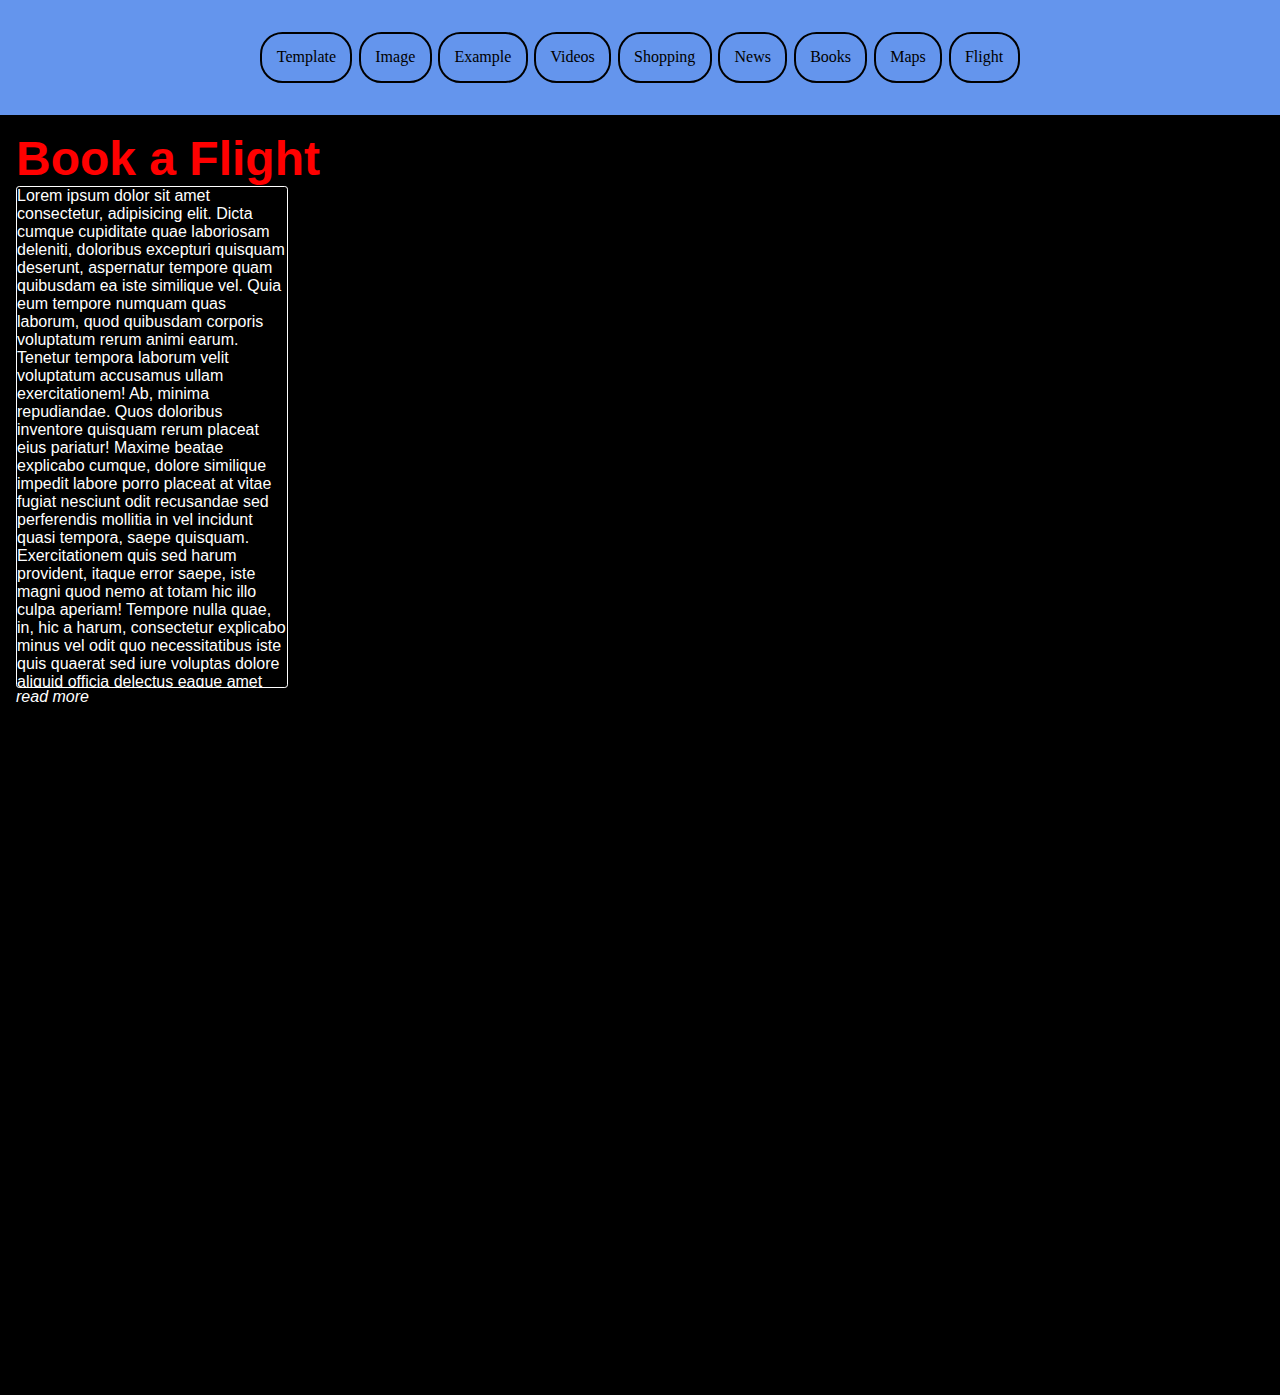
<file: display/index.html>
<!DOCTYPE html>
<html lang="en">
<head>
    <meta charset="UTF-8">
    <meta name="viewport" content="width=device-width, initial-scale=1.0">
    <title>Document</title>
    <link rel="stylesheet" href="./styles/thisstyle.css">
</head>
<body>
    <div class="topsection">
        <div class="temp">Template</div>
        <div class="img">Image</div>
        <div class="eg">Example</div>
        <div class="vid">Videos</div>
        <div class="shop">Shopping</div>
        <div class="news">News</div>
        <div class="book">Books</div>
        <div class="map">Maps</div>
        <div class="fly">Flight</div>
    </div>

    <div class="midsection">
        <div class="flightbook"><h3>Book a Flight</h3>
        <p class="flighttext">Lorem ipsum dolor sit amet consectetur, adipisicing elit. Dicta cumque cupiditate quae laboriosam deleniti, doloribus excepturi quisquam deserunt, aspernatur tempore quam quibusdam ea iste similique vel. Quia eum tempore numquam quas laborum, quod quibusdam corporis voluptatum rerum animi earum. Tenetur tempora laborum velit voluptatum accusamus ullam exercitationem! Ab, minima repudiandae. Quos doloribus inventore quisquam rerum placeat eius pariatur! Maxime beatae explicabo cumque, dolore similique impedit labore porro placeat at vitae fugiat nesciunt odit recusandae sed perferendis mollitia in vel incidunt quasi tempora, saepe quisquam. Exercitationem quis sed harum provident, itaque error saepe, iste magni quod nemo at totam hic illo culpa aperiam! Tempore nulla quae, in, hic a harum, consectetur explicabo minus vel odit quo necessitatibus iste quis quaerat sed iure voluptas dolore aliquid officia delectus eaque amet debitis? Culpa molestiae quam excepturi accusamus numquam nesciunt consequatur? Tenetur dolores laborum voluptatibus mollitia repudiandae, minus dolorem fuga necessitatibus, eligendi dolor repellat iste. Beatae earum libero repellat eum quod provident, quae officiis voluptatum doloribus optio iusto nisi ullam itaque vitae possimus maiores sint cumque mollitia voluptatibus illum aliquid qui? Reprehenderit, a ex quos consectetur debitis maiores. Esse quod amet nobis illum eius soluta accusantium, cumque odio quo laborum expedita voluptatem, vero fuga.
        </p>
        <i><span>read more</span></i>
        </div>
    </div>
</body>
</html>
</file>
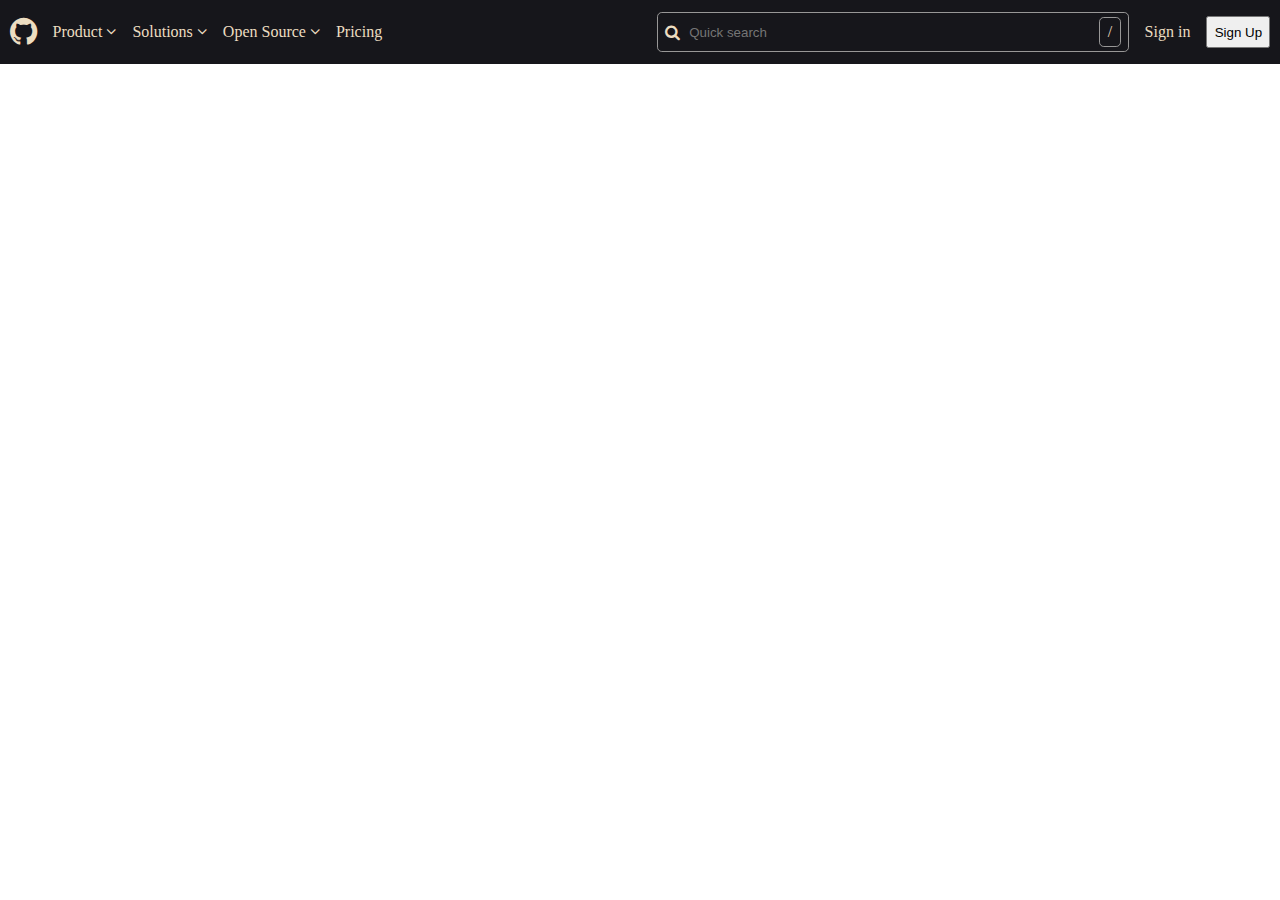
<file: flex assignment opooor/index.html>
<!DOCTYPE html>
<html lang="en">
<head>
    <meta charset="UTF-8">
    <meta name="viewport" content="width=device-width, initial-scale=1.0">
    <title>Document</title>
    <link rel="stylesheet" href="https://cdnjs.cloudflare.com/ajax/libs/font-awesome/4.7.0/css/font-awesome.min.css">
    <link rel="stylesheet" href="./styles/thisstyle.css">
</head>
<body>
    <nav>
        <div class="leftnavdiv">
            
                <i class='fa fa-github giticon'></i>
            
            <span>Product <i class="fa fa-angle-down"></i></span>
            
            <span>Solutions <i class="fa fa-angle-down"></i></span>
            
            <span>Open Source <i class="fa fa-angle-down"></i></span>
            
            <span>Pricing</span>
        </div>

        <div class="rightnavdiv">
            <div class="inputcontainer">
                <i class="fa fa-search search"></i>
                <input type="text" name="search" placeholder="Quick search">
            <span class="dash">/</span>
            </div>

            <p>Sign in</p>
            <button>Sign Up</button>
        </div>
    </nav>
</body>
</html>
</file>
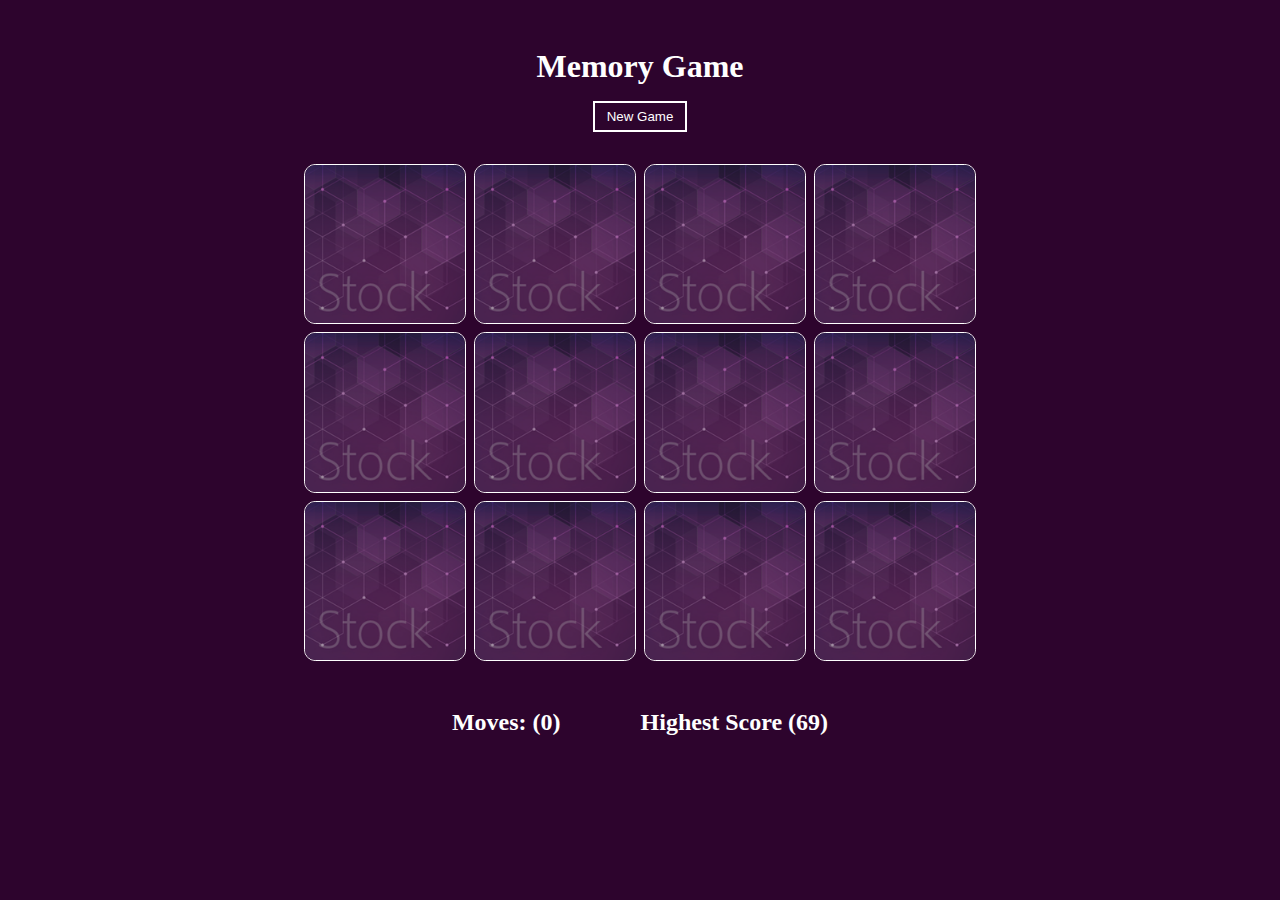
<file: memory game/index.html>
<!DOCTYPE html>
<html lang="en">
<head>
    <meta charset="UTF-8">
    <meta name="viewport" content="width=device-width, initial-scale=1.0">
    <title>Document</title>
    <link rel="stylesheet" href="styles.boxstyle.css">
</head>
<body>
     <div class="boxapp">
        <h1>Memory Game</h1>
        <button>New Game</button>
     </div>
     <div class="imgdiv">
        <img src="./images/cover.png" alt="gamecover">
        <img src="./images/cover.png" alt="gamecover">
        <img src="./images/cover.png" alt="gamecover">
        <img src="./images/cover.png" alt="gamecover">
        <img src="./images/cover.png" alt="gamecover">
        <img src="./images/cover.png" alt="gamecover">
        <img src="./images/cover.png" alt="gamecover">
        <img src="./images/cover.png" alt="gamecover">
        <img src="./images/cover.png" alt="gamecover">
        <img src="./images/cover.png" alt="gamecover">
        <img src="./images/cover.png" alt="gamecover">
        <img src="./images/cover.png" alt="gamecover">
     </div>

    <div class="scores">
        <h2>Moves: (0)</h2>
        <h2>Highest Score (69)</h2>
    </div>
</body>
</html>
</file>
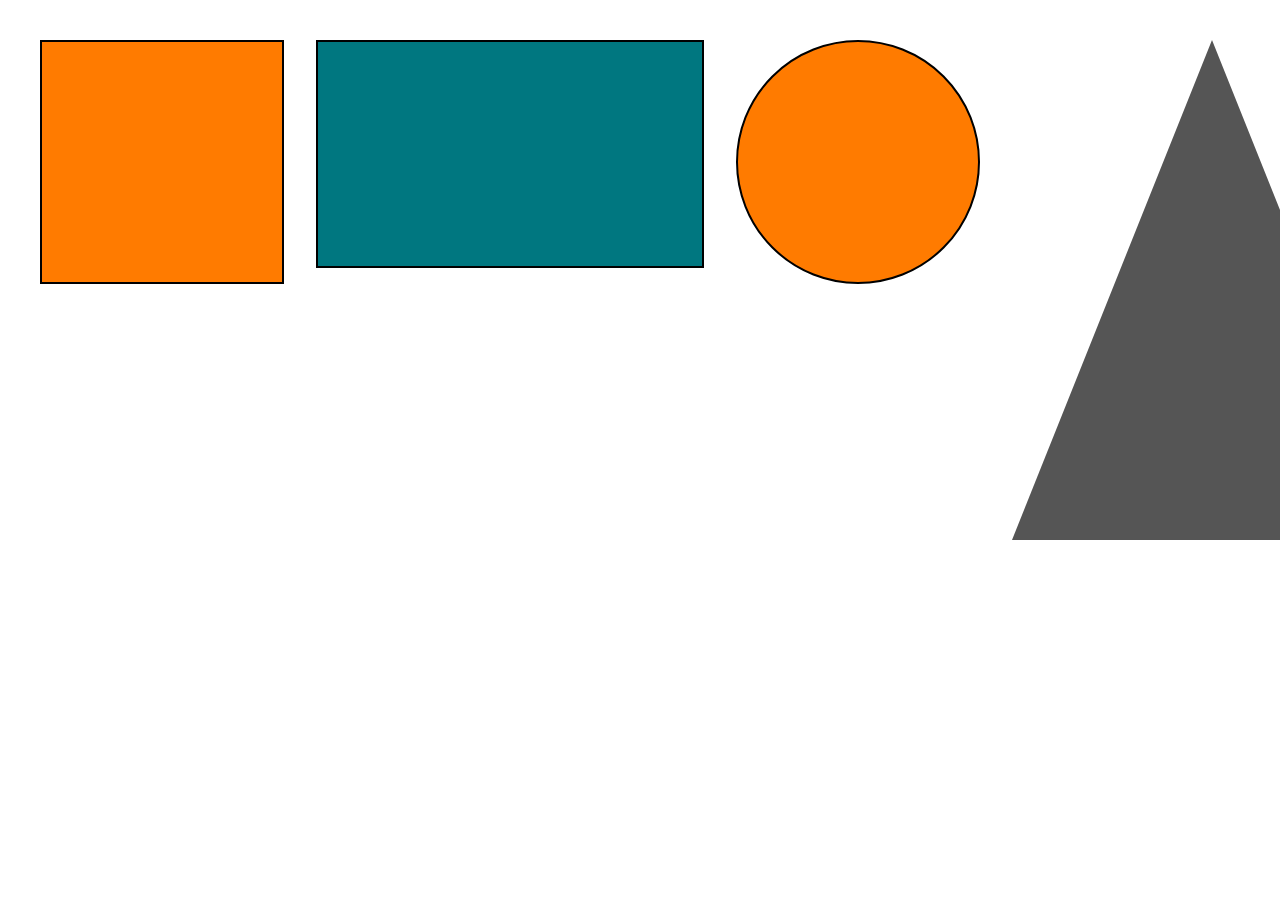
<file: shapes/index.html>
<!DOCTYPE html>
<html lang="en">
<head>
    <meta charset="UTF-8">
    <meta name="viewport" content="width=device-width, initial-scale=1.0">
    <title>Document</title>
    <link rel="stylesheet" href="https://cdnjs.cloudflare.com/ajax/libs/font-awesome/4.7.0/css/font-awesome.min.css">
    <link rel="stylesheet" href="style/index.css">
</head>
<body>
    <div class="rec-sq">
      <div class="square"></div>
      <div class="rectangle"></div>
      <div class="circle"></div>
      <div class="triangle tri"></div>
    </div>
  </body>
</html>
</file>
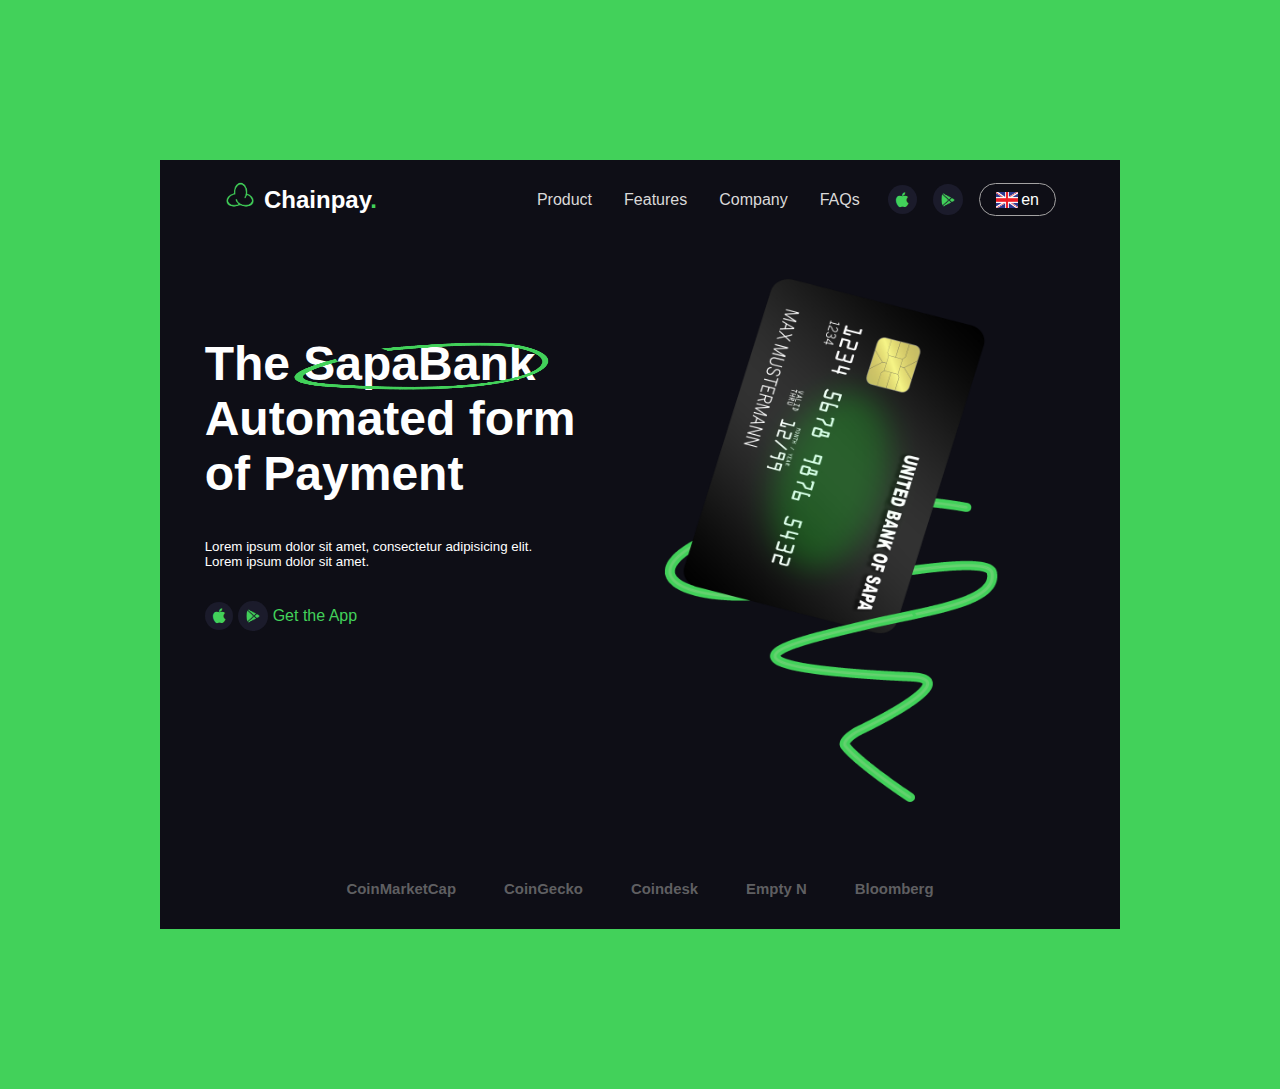
<file: United Bank of Sapa/index.html>
<!DOCTYPE html>
<html lang="en">
<head>
    <meta charset="UTF-8">
    <meta name="viewport" content="width=device-width, initial-scale=1.0">
    <title>Bank of Sapa</title>
    <link rel="stylesheet" href="https://cdnjs.cloudflare.com/ajax/libs/font-awesome/4.7.0/css/font-awesome.min.css">
    <link rel="stylesheet" href="./sapabank/sapastyle.css">
</head>
<body>
    <nav>
        <div class="leftnavarea">
          <img class=" pic logopic" src="./pictures/logo.png" alt="logo">
          <h2>Chainpay<span class="hulk">.</span></h2>

          <div class="textnav">
            <p>Product</p>
            <p>Features</p>
            <p>Company</p>
            <p>FAQs</p>
          </div>
        </div>

        <div class="rightnavarea">
            <i class=" hulkbrandlogos fa fa-brands fa-apple"></i>
            <img class="hulklogopng" src="./pictures/google store.png" alt="">
            
            <div class="imagediv">
                <img class="enpic" src="./pictures/uk.jpg" alt=""><span>en</span>
            
            </div>
        </div>
    </nav>

    <section class="midsection">
        <div class="leftsection">
            <h1>The SapaBank <p>Automated form</p><p>of Payment</p></h1>
            <img class="circlehulk" src="./pictures/circle.png" alt="" width="290" height="210">
            
        
            <div class="secptext">
                <p>Lorem ipsum dolor sit amet, consectetur adipisicing elit.</p>
                <p>Lorem ipsum dolor sit amet.</p>
            </div>

        <div class="applogosec">
            <i id="applestore" class=" hulkbrandlogos fa fa-brands fa-apple"></i>
            <img id="playstore" class="hulklogopng" src="./pictures/google store.png" alt="">
            <p>Get the App</p>
        </div>

        </div>

        <div class="rightsection">
            <img class="sapacard" src="./pictures/CARD.png" alt="" width="500" height="600">
        </div>
    </section>
    <footer class="bottomsec">
        <h5 class="textbottom">CoinMarketCap</h5>
        <h5 class="textbottom">CoinGecko</h5>
        <h5 class="textbottom">Coindesk</h5>
        <h5 class="textbottom">Empty N</h5>
        <h5 class="textbottom">Bloomberg</h5>
    </footer>
</body>
</html>
</file>
<file: display/styles/thisstyle.css>
* {
    padding: 0;
    margin: 0;
}

div.topsection {
    
    display: flex;
    background-color: cornflowerblue;
    padding: 2rem;
    justify-content: center;
}






.temp {
    border: 2px solid black;
    border-radius: 1.4rem;
    padding: .90rem;
    

}

.img {
    border: 2px solid black;
    border-radius: 1.4rem;
    padding: .90rem;
    margin-left: .40rem;
}

.eg {
    border: 2px solid black;
    border-radius: 1.4rem;
    padding: .90rem;
    margin-left: .40rem;
}

.vid{
    border: 2px solid black;
    border-radius: 1.4rem;
    padding: .90rem;
    margin-left: .40rem;
}

.shop {
    border: 2px solid black;
    border-radius: 1.4rem;
    padding: .90rem;
    margin-left: .40rem;
}

.news {
    border: 2px solid black;
    border-radius: 1.4rem;
    padding: .90rem;
    margin-left: .40rem;
}

.book {
    border: 2px solid black;
    border-radius: 1.4rem;
    padding: .90rem;
    margin-left: .40rem;
}

.map {
    border: 2px solid black;
    border-radius: 1.4rem;
    padding: .90rem;
    margin-left: .40rem;
}

.fly {
    border: 2px solid black;
    border-radius: 1.4rem;
    padding: .90rem;
    margin-left: .40rem;
}

div.midsection {
background-color: black;
color: white;
height: 80rem;
}

.flightbook {
   
    font-family: 'Franklin Gothic Medium', 'Arial Narrow', Arial, sans-serif;
    font-weight: lighter;
    margin-left: 1rem;
    position: relative;
    top: 1rem;

}

.flightbook h3 {
    font-size: 3rem;
    color: red;
}

p.flighttext {
    border: solid 1.5px;
    border-radius: .2rem;
    width: 270px;
    height: 500px;
    overflow-y: scroll;  
   

}
</file>
<file: flex assignment opooor/styles/thisstyle.css>
* {
    padding: 0;
    margin: 0;
}

nav {
    background-color: rgb(22, 22, 27);
    display: flex;
    justify-content: space-between;
    
    color: rgb(236, 221, 193);
    height: 4rem;

}

.leftnavdiv {
   
    display: flex;
    gap: 1rem;
    align-items: center;
    margin-left: .6rem;

}

.giticon {
    font-size: 2rem;
   
}

.rightnavdiv {
    display: flex;
    align-items: center;
    gap: 1rem;
 margin-right: .6rem;

    
}

input {
    background: none;
    border: none;
    width: 25rem;
    padding: .6rem;
    
    
}

.dash {
    border: 1px solid rgb(152, 151, 151);
    border-radius: .3rem;
   padding: .3rem .5rem;
   
   
}

button{
    width: 4rem;
    height: 2REM;
    
}

.inputcontainer {
    border: 1px solid rgb(152, 151, 151);
    border-radius: .3rem;
    padding: .1rem .4rem;
    display: flex;
    align-items: center;
    
    
}

.fa fa-search {
    margin-left: 2rem;
}
</file>
<file: memory game/styles.boxstyle.css>
* {
    margin: 0;
    padding: 0;
}

body {
    background-color: rgb(45, 4, 45);
}



h1 {
    color: white;
    font-weight: bolder;
}

button {
    color: white;
    border: 2px solid white;
    padding: 6px 12px;
    margin-top: 1rem;
    margin-bottom: 1rem;
    background: none;
   
} 

.boxapp {
    text-align: center;
    margin-top: 3rem;
}

.imgdiv {
    display: grid;
    grid-template-columns: auto auto auto auto;
    gap: .5rem;
    place-content: center;
    margin-top: 1rem;
}

img {
    border: 1px solid white;
    border-radius: .7rem;
    width: 10rem;
    
}

.scores {
     display: grid;
     grid-template-columns: auto auto;
     place-content: center;
     gap: 5rem;
     color: white;
     margin-top: 3rem;
     
}
</file>
<file: shapes/style/index.css>
.rec-sq {
    display: inline-flex;
    gap: 2em;
    margin: 2em;
   }
   .square {
    border: 2px solid black;
    width: 15rem;
    height: 15rem;
    background: rgb(255, 123, 0);
   }
   .rectangle {
    width: 24rem;
    height: 14rem;
    background: rgb(0, 119, 128);
    border: 2px solid black;
   }

   .circle {
   border: 2px solid black;
   border-radius: 50%;
   width: 15rem;
   height: 15rem;
   background: rgb(255, 123, 0);
   }

   .triangle {
    width: 0;
	height: 0;
	border-left: 200px solid transparent;
	border-right: 200px solid transparent;
	border-bottom: 500px solid #555;
   
    
    
   }
</file>
<file: United Bank of Sapa/sapabank/sapastyle.css>
* {
    padding: 0;
    margin: 0;
    font-family: Arial, Helvetica, sans-serif;
}

body {
    background-color: #42d15a;
}


nav {
    display: flex;
    justify-content: space-between;
    background-color: rgb(14, 14, 22);
    margin-top: 10rem;
    margin-left: 10rem;
    margin-right: 10rem;
    padding: 0 3rem;


    
}

.pic {
    
    width: 3rem;
    
    
}

.enpic {
    width: 1.4rem;
    height: 1rem;
}

.leftnavarea {
    display: flex;
    justify-content: center;
    align-items: center;
    color: white;
    padding: .5rem;

}



div .textnav {
    display: flex;
    align-content: center;
    gap: 2rem;
    align-items: center;
    margin-left: 10rem;
}

.textnav {
    color: rgb(218, 217, 217);
}

.rightnavarea {
    display: flex;
    align-items: center;
    justify-content: center;
   margin-right: 1rem;
   gap: 1rem;
    
}

.hulkbrandlogos {
    color: #42d15a;
    padding: .4rem .5rem;
    width: .8rem;
    background:  rgb(27, 27, 43);
    border-radius: 50%;

    

}

.hulklogopng {
    padding: .4rem .5rem;
    width: .85rem;
    background:  rgb(27, 27, 43);
    border-radius: 50%;
    
   

}

div.imagediv {
    display: flex;
    align-items: center;
    gap: .2rem;
    border: .85px solid rgb(163, 162, 162);
    padding: .4rem 1rem;
    border-radius: 2rem;
   color: white;

}



section {

    background-color: rgb(14, 14, 22);
    display: flex;
    justify-content: center;
   
    margin-left: 10rem;
    margin-right: 10rem;
    padding: 6rem 0rem; 
    height: 26rem;  
    

}

.hulk {
    color: #42d15a;
}

footer.bottomsec {
    display: flex;
    flex-direction: row;
    justify-content: center;
    gap: 3rem;
    color: rgba(128, 128, 128, 0.723);
    background-color: rgb(14, 14, 22);
    padding: 2rem;
    font-size: large;
    margin-left: 10rem;
    margin-right: 10rem;
    margin-bottom: 10rem;

    

}

h1{
    color: white;
    font-size: 3rem;
}



.circlehulk {
   position: relative;
   top: -14.3rem;
   right: -5rem;
   
}

.secptext {
    color: white;
    margin-top: -11rem;
    font-size: smaller;
}

div .applogosec {
    display: flex;
    flex-direction: row;
    align-items: center;
    gap: .3rem;
    margin-top: 2rem;
 
}

div .applogosec p {
    color: #42d15a;
}

 .sapacard {
   margin-top: -6rem;
}
</file>
